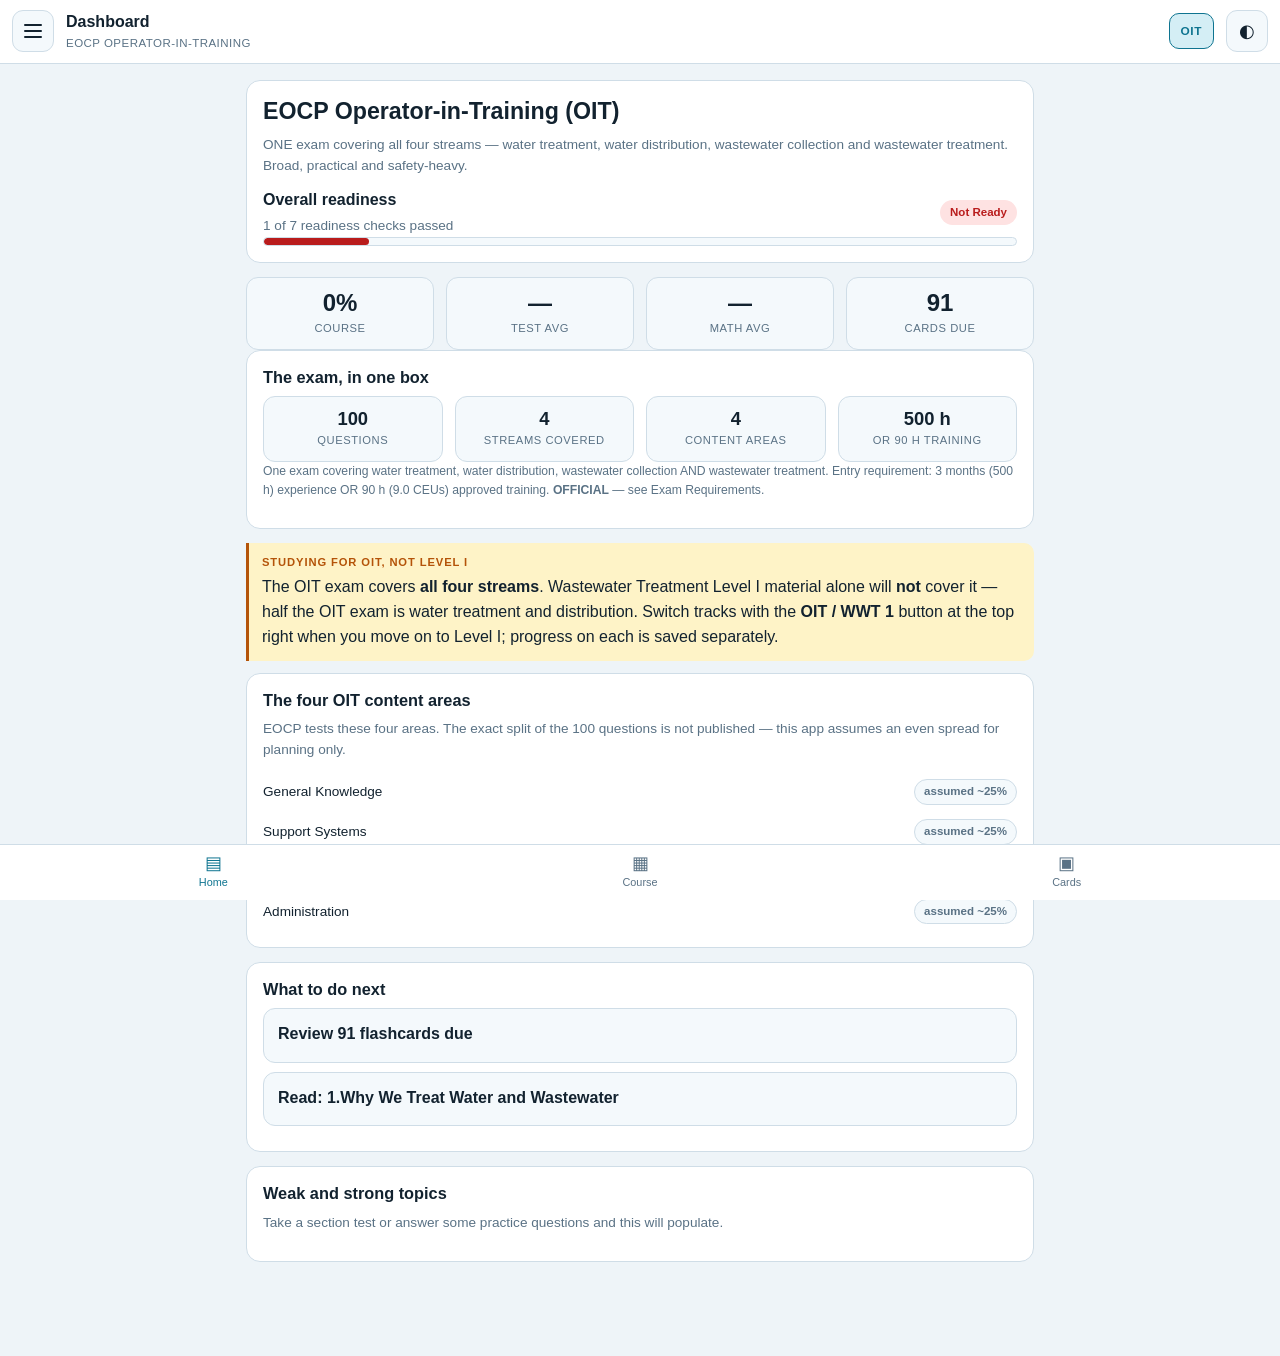
<file: eocp-wwt1-app/index.html>
<!DOCTYPE html>
<html lang="en">
<head>
<meta charset="utf-8">
<meta name="viewport" content="width=device-width, initial-scale=1, viewport-fit=cover">
<meta name="theme-color" content="#0d1b2a">
<title>EOCP Wastewater Treatment Level I — Study &amp; Exam Prep</title>
<link rel="stylesheet" href="styles.css">
</head>
<body>

<header class="topbar">
  <button id="menuBtn" class="icon-btn" aria-label="Open menu" aria-expanded="false">
    <span class="bars"></span>
  </button>
  <div class="topbar-title">
    <strong id="viewTitle">Dashboard</strong>
    <small>EOCP Wastewater Treatment I</small>
  </div>
  <button id="trackBtn" class="track-btn" aria-label="Switch exam track">OIT</button>
  <button id="themeBtn" class="icon-btn" aria-label="Toggle theme">◐</button>
</header>

<nav id="drawer" class="drawer" aria-label="Main navigation">
  <div class="drawer-head">
    <span class="brand">WWT&nbsp;I</span>
    <span class="brand-sub">Study System</span>
  </div>
  <ul id="navList"></ul>
  <div class="drawer-foot">
    <button id="resetBtn" class="btn btn-ghost btn-sm">Reset all progress</button>
  </div>
</nav>
<div id="scrim" class="scrim" hidden></div>

<main id="app" class="app"></main>

<nav class="tabbar" aria-label="Quick navigation">
  <button data-goto="dashboard" class="tab"><span>▤</span>Home</button>
  <button data-goto="course" class="tab"><span>▦</span>Course</button>
  <button data-goto="flashcards" class="tab"><span>▣</span>Cards</button>
  <button data-goto="math" class="tab"><span>∑</span>Math</button>
  <button data-goto="mock" class="tab"><span>◈</span>Exams</button>
</nav>

<!-- Study content data (plain scripts so the app runs from file:// with no server) -->
<script src="curriculum.js"></script>
<script src="oit.js"></script>
<script src="flashcards.js"></script>
<script src="questions.js"></script>
<script src="math.js"></script>
<script src="exams.js"></script>
<script src="references.js"></script>
<!-- UI / logic -->
<script src="app.js"></script>
</body>
</html>
</file>
<file: eocp-wwt1-app/styles.css>
/* EOCP WWT Level I study app — mobile-first stylesheet */

:root{
  --bg:#eef4f8; --surface:#ffffff; --card:#f4f9fc; --line:#cfdde7;
  --text:#12222f; --muted:#5a7285; --accent:#0e7490; --accent-soft:#d4eef5;
  --good:#15803d; --good-soft:#dcfce7; --warn:#b45309; --warn-soft:#fef3c7;
  --bad:#b91c1c; --bad-soft:#fee2e2;
  --radius:14px; --pad:16px;
  --font:-apple-system,BlinkMacSystemFont,"Segoe UI",Roboto,"Helvetica Neue",Arial,sans-serif;
  --mono:ui-monospace,SFMono-Regular,Menlo,Consolas,monospace;
}
@media (prefers-color-scheme:dark){
  :root:not([data-theme="light"]){
    --bg:#0d1b2a; --surface:#152233; --card:#1c2f44; --line:#2b435c;
    --text:#e8f1f8; --muted:#93aec4; --accent:#22d3ee; --accent-soft:#0e3a47;
    --good:#4ade80; --good-soft:#14351f; --warn:#fbbf24; --warn-soft:#3a2c0c;
    --bad:#f87171; --bad-soft:#3d1717;
  }
}
:root[data-theme="dark"]{
  --bg:#0d1b2a; --surface:#152233; --card:#1c2f44; --line:#2b435c;
  --text:#e8f1f8; --muted:#93aec4; --accent:#22d3ee; --accent-soft:#0e3a47;
  --good:#4ade80; --good-soft:#14351f; --warn:#fbbf24; --warn-soft:#3a2c0c;
  --bad:#f87171; --bad-soft:#3d1717;
}

*{box-sizing:border-box}
html,body{margin:0;padding:0}
body{
  background:var(--bg); color:var(--text); font-family:var(--font);
  font-size:16px; line-height:1.55; -webkit-text-size-adjust:100%;
  padding-bottom:calc(64px + env(safe-area-inset-bottom));
}
h1,h2,h3,h4{line-height:1.25; text-wrap:balance; margin:0 0 .5rem}
h1{font-size:1.45rem} h2{font-size:1.2rem} h3{font-size:1.02rem} h4{font-size:.95rem}
p{margin:0 0 .75rem}
a{color:var(--accent)}
ul,ol{margin:0 0 .75rem; padding-left:1.25rem}
li{margin-bottom:.3rem}
code{font-family:var(--mono); background:var(--accent-soft); padding:.1em .35em; border-radius:5px; font-size:.9em}

/* ---------- top bar ---------- */
.topbar{
  position:sticky; top:0; z-index:40; display:flex; align-items:center; gap:12px;
  padding:10px 12px; padding-top:calc(10px + env(safe-area-inset-top));
  background:var(--surface); border-bottom:1px solid var(--line);
}
.topbar-title{flex:1; min-width:0}
.topbar-title strong{display:block; font-size:1rem; white-space:nowrap; overflow:hidden; text-overflow:ellipsis}
.topbar-title small{display:block; color:var(--muted); font-size:.72rem; letter-spacing:.04em; text-transform:uppercase}
.icon-btn{
  width:42px; height:42px; flex:none; display:grid; place-items:center;
  background:var(--card); color:var(--text); border:1px solid var(--line);
  border-radius:11px; font-size:1.15rem; cursor:pointer;
}
.icon-btn:focus-visible,.btn:focus-visible,button:focus-visible{outline:2px solid var(--accent); outline-offset:2px}
.bars,.bars::before,.bars::after{display:block;width:18px;height:2px;background:currentColor;border-radius:2px}
.bars{position:relative}
.bars::before,.bars::after{content:"";position:absolute;left:0}
.bars::before{top:-6px} .bars::after{top:6px}

/* ---------- drawer ---------- */
.drawer{
  position:fixed; z-index:60; top:0; left:0; bottom:0; width:270px; max-width:82vw;
  background:var(--surface); border-right:1px solid var(--line);
  transform:translateX(-102%); transition:transform .22s ease;
  display:flex; flex-direction:column; overflow-y:auto;
  padding-top:env(safe-area-inset-top);
}
.drawer.open{transform:none}
.drawer-head{padding:18px 18px 12px; border-bottom:1px solid var(--line)}
.brand{display:block; font-size:1.3rem; font-weight:800; letter-spacing:.02em; color:var(--accent)}
.brand-sub{display:block; font-size:.75rem; color:var(--muted); text-transform:uppercase; letter-spacing:.08em}
.drawer ul{list-style:none; margin:0; padding:8px; flex:1}
.drawer li{margin:0}
.drawer button.navlink{
  display:flex; align-items:center; gap:10px; width:100%; text-align:left;
  padding:11px 12px; margin:1px 0; background:none; border:0; border-radius:10px;
  color:var(--text); font:inherit; font-size:.94rem; cursor:pointer;
}
.drawer button.navlink:hover{background:var(--card)}
.drawer button.navlink.active{background:var(--accent-soft); color:var(--accent); font-weight:650}
.navlink .ico{width:22px; text-align:center; opacity:.85; flex:none}
.drawer-foot{padding:12px; border-top:1px solid var(--line)}
.scrim{position:fixed; inset:0; z-index:50; background:rgba(0,0,0,.5)}

/* ---------- tab bar ---------- */
.tabbar{
  position:fixed; z-index:45; left:0; right:0; bottom:0; display:flex;
  background:var(--surface); border-top:1px solid var(--line);
  padding-bottom:env(safe-area-inset-bottom);
}
.tab{
  flex:1; display:flex; flex-direction:column; align-items:center; gap:2px;
  padding:9px 2px; background:none; border:0; color:var(--muted);
  font:inherit; font-size:.68rem; cursor:pointer;
}
.tab span{font-size:1.15rem; line-height:1}
.tab.active{color:var(--accent)}

/* ---------- layout ---------- */
.app{padding:var(--pad); max-width:820px; margin:0 auto}
.card{
  background:var(--surface); border:1px solid var(--line); border-radius:var(--radius);
  padding:var(--pad); margin-bottom:14px;
}
.card.tight{padding:12px}
.grid{display:grid; gap:12px}
.grid-2{grid-template-columns:repeat(2,1fr)}
.grid-3{grid-template-columns:repeat(3,1fr)}
@media(min-width:620px){ .grid-2{grid-template-columns:repeat(4,1fr)} }
.row{display:flex; gap:10px; flex-wrap:wrap; align-items:center}
.spread{display:flex; justify-content:space-between; align-items:center; gap:10px}
.muted{color:var(--muted)}
.small{font-size:.85rem}
.xs{font-size:.76rem}
.center{text-align:center}
hr{border:0; border-top:1px solid var(--line); margin:14px 0}

/* ---------- buttons ---------- */
.btn{
  display:inline-flex; align-items:center; justify-content:center; gap:6px;
  padding:11px 16px; border-radius:11px; border:1px solid var(--accent);
  background:var(--accent); color:#00222b; font:inherit; font-weight:650;
  cursor:pointer; text-decoration:none;
}
:root[data-theme="dark"] .btn, html:not([data-theme="light"]) .btn{color:#04222b}
@media (prefers-color-scheme:light){ :root:not([data-theme="dark"]) .btn{color:#fff} }
:root[data-theme="light"] .btn{color:#fff}
.btn:disabled{opacity:.5; cursor:not-allowed}
.btn-ghost{background:transparent; color:var(--accent)}
.btn-quiet{background:var(--card); color:var(--text); border-color:var(--line)}
.btn-sm{padding:8px 12px; font-size:.85rem; border-radius:9px}
.btn-block{display:flex; width:100%}

/* ---------- stats ---------- */
.stat{background:var(--card); border:1px solid var(--line); border-radius:12px; padding:12px 10px; text-align:center}
.stat b{display:block; font-size:1.5rem; line-height:1.1; font-variant-numeric:tabular-nums}
.stat span{display:block; font-size:.7rem; color:var(--muted); text-transform:uppercase; letter-spacing:.05em; margin-top:3px}
.bar{height:9px; background:var(--card); border:1px solid var(--line); border-radius:99px; overflow:hidden}
.bar>i{display:block; height:100%; background:var(--accent); border-radius:99px; transition:width .3s}
.bar.good>i{background:var(--good)} .bar.warn>i{background:var(--warn)} .bar.bad>i{background:var(--bad)}

/* ---------- pills / chips ---------- */
.pill{
  display:inline-block; padding:3px 9px; border-radius:99px; font-size:.72rem;
  font-weight:650; background:var(--card); color:var(--muted); border:1px solid var(--line);
  white-space:nowrap;
}
.pill.good{background:var(--good-soft); color:var(--good); border-color:transparent}
.pill.warn{background:var(--warn-soft); color:var(--warn); border-color:transparent}
.pill.bad{background:var(--bad-soft); color:var(--bad); border-color:transparent}
.pill.accent{background:var(--accent-soft); color:var(--accent); border-color:transparent}

/* ---------- list items ---------- */
.item{
  display:block; width:100%; text-align:left; background:var(--card);
  border:1px solid var(--line); border-radius:12px; padding:13px 14px;
  margin-bottom:9px; color:var(--text); font:inherit; cursor:pointer;
}
.item:hover{border-color:var(--accent)}
.item .t{font-weight:650; display:block; margin-bottom:2px}
.item .s{font-size:.8rem; color:var(--muted); display:block}

/* ---------- lesson blocks ---------- */
.block{margin:0 0 16px}
.block-h{
  display:flex; align-items:center; gap:8px; font-size:.74rem; font-weight:700;
  text-transform:uppercase; letter-spacing:.09em; color:var(--accent); margin-bottom:7px;
}
.block-h::before{content:""; width:16px; height:2px; background:var(--accent); flex:none; border-radius:2px}
.callout{background:var(--card); border-left:3px solid var(--accent); border-radius:0 10px 10px 0; padding:11px 13px; margin:0 0 12px}
.callout.field{border-left-color:var(--warn); background:var(--warn-soft)}
.callout.field .lbl{color:var(--warn)}
.callout .lbl{display:block; font-size:.7rem; font-weight:700; text-transform:uppercase; letter-spacing:.08em; margin-bottom:4px; color:var(--accent)}
.tbl{width:100%; border-collapse:collapse; font-size:.88rem}
.tbl th,.tbl td{border:1px solid var(--line); padding:7px 9px; text-align:left; vertical-align:top}
.tbl th{background:var(--card); font-size:.78rem; text-transform:uppercase; letter-spacing:.04em; color:var(--muted)}
.scroll-x{overflow-x:auto; -webkit-overflow-scrolling:touch; margin-bottom:12px}
.formula{
  font-family:var(--mono); background:var(--card); border:1px solid var(--line);
  border-radius:10px; padding:11px 13px; margin:0 0 10px; font-size:.92rem; overflow-x:auto;
}

/* ---------- quiz ---------- */
.q{background:var(--surface); border:1px solid var(--line); border-radius:12px; padding:14px; margin-bottom:12px}
.q-n{font-size:.72rem; font-weight:700; color:var(--accent); text-transform:uppercase; letter-spacing:.07em}
.q-t{font-weight:600; margin:5px 0 11px}
.opt{
  display:flex; gap:10px; align-items:flex-start; width:100%; text-align:left;
  padding:11px 12px; margin-bottom:7px; border:1px solid var(--line);
  border-radius:10px; background:var(--card); color:var(--text); font:inherit;
  font-size:.93rem; cursor:pointer;
}
.opt .k{
  flex:none; width:23px; height:23px; border-radius:6px; display:grid; place-items:center;
  background:var(--surface); border:1px solid var(--line); font-size:.78rem; font-weight:700;
}
.opt.sel{border-color:var(--accent); background:var(--accent-soft)}
.opt.sel .k{background:var(--accent); color:var(--surface); border-color:var(--accent)}
.opt.correct{border-color:var(--good); background:var(--good-soft)}
.opt.correct .k{background:var(--good); color:var(--surface); border-color:var(--good)}
.opt.wrong{border-color:var(--bad); background:var(--bad-soft)}
.opt.wrong .k{background:var(--bad); color:var(--surface); border-color:var(--bad)}
.opt:disabled{cursor:default}
.expl{margin-top:9px; padding:10px 12px; background:var(--card); border-radius:10px; font-size:.87rem; border-left:3px solid var(--accent)}
.expl b{color:var(--accent)}

/* ---------- flashcard ---------- */
.fc{
  min-height:220px; display:flex; flex-direction:column; justify-content:center;
  text-align:center; padding:26px 18px; background:var(--surface);
  border:1px solid var(--line); border-radius:16px; margin-bottom:14px; cursor:pointer;
}
.fc .side{font-size:.68rem; text-transform:uppercase; letter-spacing:.1em; color:var(--muted); margin-bottom:11px}
.fc .body{font-size:1.06rem; font-weight:600}
.fc .body.ans{font-weight:500; font-size:1rem; text-align:left}

/* ---------- misc ---------- */
.crumb{background:none; border:0; color:var(--accent); font:inherit; font-size:.85rem; padding:6px 0; cursor:pointer; margin-bottom:6px}
.badge-line{display:flex; gap:6px; flex-wrap:wrap; margin-top:7px}
.empty{text-align:center; padding:34px 16px; color:var(--muted)}
.empty .big{font-size:2rem; display:block; margin-bottom:8px; opacity:.5}
details{background:var(--card); border:1px solid var(--line); border-radius:11px; padding:11px 13px; margin-bottom:9px}
details summary{cursor:pointer; font-weight:600; font-size:.93rem}
details[open] summary{margin-bottom:9px}
input[type=number],input[type=text],select{
  width:100%; padding:11px 12px; border-radius:10px; border:1px solid var(--line);
  background:var(--card); color:var(--text); font:inherit; font-size:1rem;
}
.sticky-submit{position:sticky; bottom:calc(70px + env(safe-area-inset-bottom)); z-index:20; padding-top:6px}
.timer{font-family:var(--mono); font-variant-numeric:tabular-nums}
@media (prefers-reduced-motion:reduce){ *{transition:none !important; animation:none !important} }

/* exam track switcher */
.track-btn{
  flex:none; padding:8px 11px; border-radius:10px; font:inherit; font-size:.74rem;
  font-weight:800; letter-spacing:.05em; cursor:pointer;
  background:var(--accent-soft); color:var(--accent); border:1px solid var(--accent);
}
.track-banner{
  display:flex; align-items:center; gap:9px; padding:9px 12px; margin-bottom:12px;
  border-radius:11px; background:var(--accent-soft); color:var(--accent);
  font-size:.8rem; font-weight:600; border:1px solid var(--accent);
}
</file>
